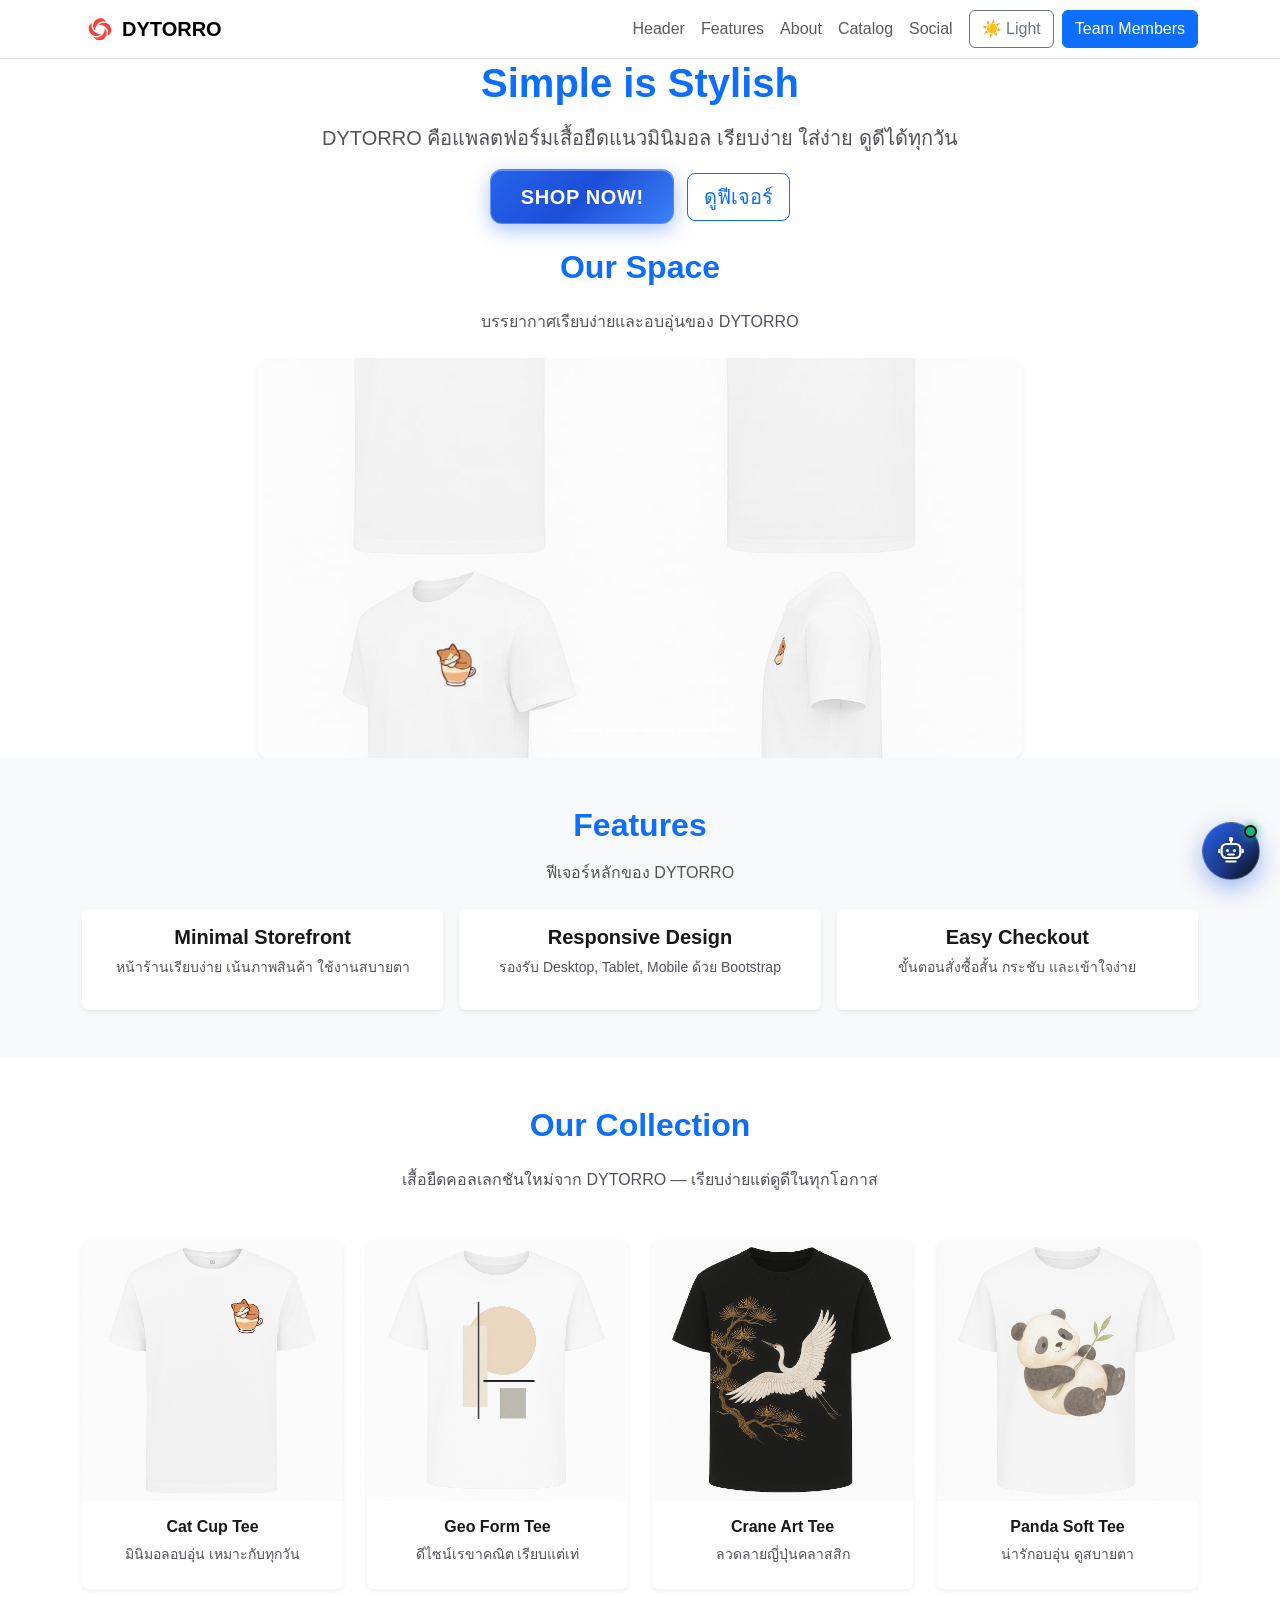
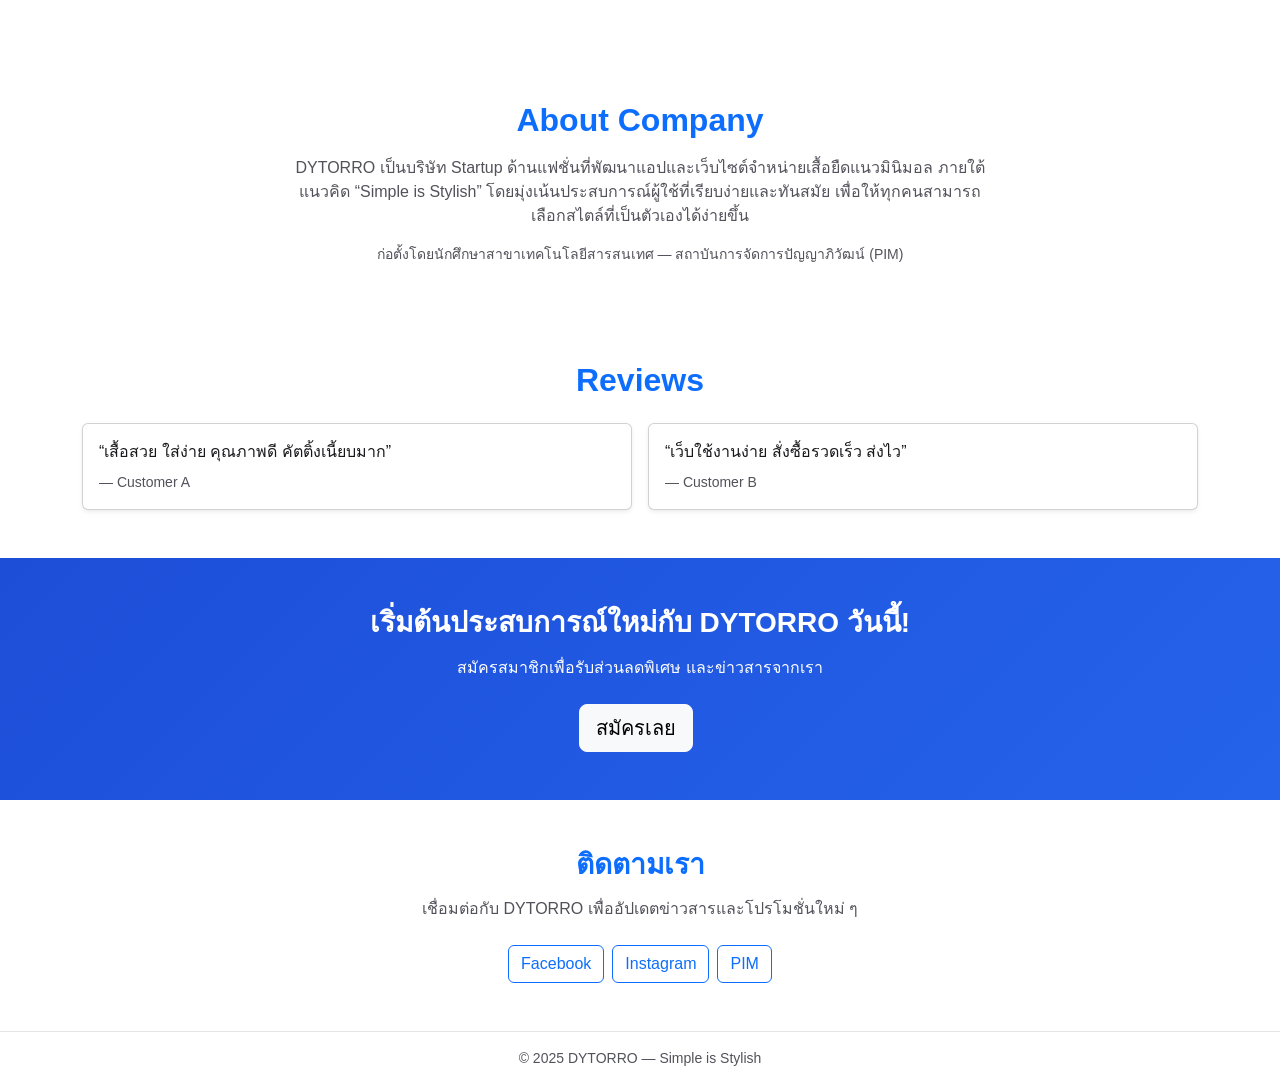
<file: index.html>
<!doctype html>
<html lang="th">
  <head>
    <meta charset="utf-8" />
    <meta name="viewport" content="width=device-width, initial-scale=1" />
    <title>DYTORRO — Minimal Fashion Startup</title>
    <meta name="description" content="DYTORRO แอป/เว็บจำหน่ายเสื้อยืดแนวมินิมอล Simple is Stylish" />
    <link href="https://cdn.jsdelivr.net/npm/bootstrap@5.3.3/dist/css/bootstrap.min.css" rel="stylesheet">
    <link rel="shortcut icon" href="LOGO.png" type="image/x-icon">

    <style>
      :root {
        --color-primary: #0d6efd;
        --color-text-main: #18181b;
        --color-text-muted: #52525b;
        --color-bg-body: #f8f9fa;
        --color-bg-card: #ffffff;
        --color-border: #e4e4e7;
      }

      /* โทน Dark Mode แบบ Minimalist Modern */
      .dark-mode {
        --color-primary: #60a5fa;       /* ฟ้าสว่างอ่านง่าย */
        --color-text-main: #f4f4f5;     /* ขาวนวลสบายตา */
        --color-text-muted: #a1a1aa;    /* เทาสว่างสำหรับคำอธิบาย */
        --color-bg-body: #09090b;       /* ดำสนิท (Deep Obsidian) */
        --color-bg-card: #18181b;       /* เทาชาร์โคลเข้ม แยกเลเยอร์การ์ดชัดเจน */
        --color-border: #27272a;        /* เส้นขอบบางๆ เรียบหรู */
      }

      html { scroll-behavior: smooth; }
      
      body { 
        font-family: "Segoe UI", Arial, sans-serif; 
        background: var(--color-bg-body) !important; 
        color: var(--color-text-main) !important; 
        transition: background-color 0.25s ease, color 0.25s ease;
      }
      
      .navbar-brand img { width:32px; height:32px; margin-right:.5rem; }
      
      /* แก้เมนู Navbar ในโหมด Dark ให้สว่างคมชัดไม่จมพื้นหลัง */
      .dark-mode .navbar {
        background-color: rgba(24, 24, 27, 0.92) !important;
        backdrop-filter: blur(8px);
      }
      .dark-mode .navbar-brand {
        color: #ffffff !important;
      }
      .dark-mode .nav-link {
        color: #d4d4d8 !important;
      }
      .dark-mode .nav-link:hover {
        color: var(--color-primary) !important;
      }
      .dark-mode .navbar-toggler {
        border-color: #3f3f46;
        filter: invert(1);
      }

      h1, h2, h3 { 
        font-weight: 700; 
        color: var(--color-primary) !important; 
      }

      .hero, .bg-white, .bg-light, .card, footer {
        background-color: var(--color-bg-card) !important;
        color: var(--color-text-main) !important;
      }

      /* สลับพื้นหลังแต่ละ Section ในโหมด Dark ให้มีมิติไล่ระดับ */
      .dark-mode .hero,
      .dark-mode #about-company,
      .dark-mode footer {
        background-color: #09090b !important;
      }
      .dark-mode #features,
      .dark-mode #pricing,
      .dark-mode #testimonials,
      .dark-mode #social {
        background-color: #111113 !important;
      }
      .dark-mode .card {
        background-color: #18181b !important;
        border: 1px solid #27272a !important;
      }

      .text-muted {
        color: var(--color-text-muted) !important;
      }
      .border-bottom, .border-top, .border {
        border-color: var(--color-border) !important;
      }
      
      .btn-outline-primary {
        border-color: var(--color-primary);
        color: var(--color-primary);
      }
      .btn-outline-primary:hover {
        background-color: var(--color-primary);
        color: #09090b;
      }
      .dark-mode #themeToggle {
        color: #f4f4f5;
        border-color: #3f3f46;
      }
      .dark-mode #themeToggle:hover {
        background-color: #27272a;
      }

      #cta.bg-primary {
        background: linear-gradient(135deg, #1d4ed8, #2563eb) !important;
      }

      .section-gap { padding:3rem 0; }
      .product-img { width:100%; height:auto; }
      .carousel-item img { width:70%; height:400px; object-fit:cover; border-radius:10px; }
      @media (max-width:768px){
        .carousel-item img{ width:90%; height:240px; }
      }

      /* ================= Premium Shimmer Button (SHOP NOW!) ================= */
      .btn-shop-premium {
        position: relative;
        overflow: hidden;
        background: linear-gradient(135deg, #2563eb 0%, #1d4ed8 50%, #3b82f6 100%);
        border: 1px solid rgba(255, 255, 255, 0.25);
        color: #ffffff !important;
        font-weight: 600;
        letter-spacing: 0.6px;
        border-radius: 12px;
        padding: 0.72rem 1.85rem;
        box-shadow: 0 6px 20px rgba(37, 99, 235, 0.38), inset 0 1px 0 rgba(255, 255, 255, 0.35);
        transition: transform 0.25s cubic-bezier(0.22, 1, 0.36, 1), box-shadow 0.25s ease;
      }

      .btn-shop-premium::before {
        content: "";
        position: absolute;
        top: 0;
        left: -120%;
        width: 75%;
        height: 100%;
        background: linear-gradient(
          120deg,
          transparent 0%,
          rgba(255, 255, 255, 0.15) 35%,
          rgba(255, 255, 255, 0.65) 50%,
          rgba(255, 255, 255, 0.15) 65%,
          transparent 100%
        );
        transform: skewX(-22deg);
        animation: shimmerSweep 3.2s infinite ease-in-out;
      }

      @keyframes shimmerSweep {
        0%   { left: -120%; }
        45%  { left: 140%; }
        100% { left: 140%; }
      }

      .btn-shop-premium:hover {
        transform: translateY(-2px) scale(1.03);
        box-shadow: 0 10px 28px rgba(37, 99, 235, 0.55), inset 0 1px 0 rgba(255, 255, 255, 0.5);
        color: #ffffff !important;
      }

      .btn-shop-premium:active {
        transform: translateY(0) scale(0.98);
      }

      .dark-mode .btn-shop-premium {
        box-shadow: 0 0 22px rgba(96, 165, 250, 0.45), inset 0 1px 0 rgba(255, 255, 255, 0.35);
      }
    </style>
  </head>
  <body>
    
    <nav class="navbar navbar-expand-lg bg-white border-bottom">
      <div class="container">
        <a class="navbar-brand d-flex align-items-center fw-bold" href="#home">
          <img src="phoo.png" alt="Logo"> DYTORRO
        </a>
        <button class="navbar-toggler" type="button" data-bs-toggle="collapse" data-bs-target="#nav">
          <span class="navbar-toggler-icon"></span>
        </button>

        <div id="nav" class="collapse navbar-collapse">
          <ul class="navbar-nav ms-auto">
            <li class="nav-item"><a class="nav-link" href="#home">Header</a></li>
            <li class="nav-item"><a href="features.html" class="nav-link">Features</a></li>
            <li class="nav-item"><a class="nav-link" href="#about-company">About</a></li>
            <li class="nav-item"><a class="nav-link" href="Catalog.html">Catalog</a></li>
            <li class="nav-item"><a class="nav-link" href="#social">Social</a></li>
            
            <li class="nav-item d-flex align-items-center ms-lg-2 mt-2 mt-lg-0">
              <button id="themeToggle" class="btn btn-outline-secondary me-2">
                ☀️ Light
              </button>
              <a class="btn btn-primary" href="Teammember.html">Team Members</a>
            </li>
          </ul>
        </div>
      </div>
    </nav>

    <header id="home" class="hero">
      <div class="container">
        <div class="row mb-4 text-center">
          <div class="col-12">
            <h1 class="mb-3">Simple is Stylish</h1>
            <p class="lead text-muted">
              DYTORRO คือแพลตฟอร์มเสื้อยืดแนวมินิมอล
              เรียบง่าย ใส่ง่าย ดูดีได้ทุกวัน
            </p>
            <a class="btn btn-shop-premium btn-lg me-2" href="https://www.figma.com/proto/QTVuNSAw5RM2hbklFN5XGI/store-Dyshiro?node-id=4035-643" target="_blank">SHOP NOW!</a>
            <a class="btn btn-outline-primary btn-lg" href="#features">ดูฟีเจอร์</a>
          </div>
        </div>

        <section class="text-center bg-white">
          <div class="container">
            <h2 class="fw-bold mb-4">Our Space</h2>
            <p class="text-muted mb-4">บรรยากาศเรียบง่ายและอบอุ่นของ DYTORRO</p>

            <div id="plantCarousel" class="carousel slide" data-bs-ride="carousel" data-bs-interval="2500" data-bs-pause="false">
              <div class="carousel-indicators">
                <button type="button" data-bs-target="#plantCarousel" data-bs-slide-to="0" class="active"></button>
                <button type="button" data-bs-target="#plantCarousel" data-bs-slide-to="1"></button>
                <button type="button" data-bs-target="#plantCarousel" data-bs-slide-to="2"></button>
                <button type="button" data-bs-target="#plantCarousel" data-bs-slide-to="3"></button>
              </div>

              <div class="carousel-inner">
                <div class="carousel-item active">
                  <img src="S-CUPCAT.jpg" class="d-block mx-auto shadow-sm" alt="Space 1">
                </div>
                <div class="carousel-item">
                  <img src="S-GEO.png" class="d-block mx-auto shadow-sm" alt="Space 2">
                </div>
                <div class="carousel-item">
                  <img src="S-JP.png" class="d-block mx-auto shadow-sm" alt="Space 3">
                </div>
                <div class="carousel-item">
                  <img src="S-Panda.png" class="d-block mx-auto shadow-sm" alt="Space 4">
                </div>
              </div>

              <button class="carousel-control-prev" type="button" data-bs-target="#plantCarousel" data-bs-slide="prev">
                <span class="carousel-control-prev-icon"></span>
              </button>
              <button class="carousel-control-next" type="button" data-bs-target="#plantCarousel" data-bs-slide="next">
                <span class="carousel-control-next-icon"></span>
              </button>
            </div>
          </div>
        </section>
      </div>
    </header>

    <section id="features" class="section-gap">
      <div class="container text-center">
        <h2 class="mb-3">Features</h2>
        <p class="text-muted mb-4">ฟีเจอร์หลักของ DYTORRO</p>

        <div class="row g-3">
          <div class="col-lg-4 col-md-12">
            <div class="card h-100 border-0 shadow-sm">
              <div class="card-body">
                <h5 class="card-title fw-bold">Minimal Storefront</h5>
                <p class="text-muted small">หน้าร้านเรียบง่าย เน้นภาพสินค้า ใช้งานสบายตา</p>
              </div>
            </div>
          </div>
          <div class="col-lg-4 col-md-12">
            <div class="card h-100 border-0 shadow-sm">
              <div class="card-body">
                <h5 class="card-title fw-bold">Responsive Design</h5>
                <p class="text-muted small">รองรับ Desktop, Tablet, Mobile ด้วย Bootstrap</p>
              </div>
            </div>
          </div>
          <div class="col-lg-4 col-md-12">
            <div class="card h-100 border-0 shadow-sm">
              <div class="card-body">
                <h5 class="card-title fw-bold">Easy Checkout</h5>
                <p class="text-muted small">ขั้นตอนสั่งซื้อสั้น กระชับ และเข้าใจง่าย</p>
              </div>
            </div>
          </div>
        </div>
      </div>
    </section>

    <section id="pricing" class="py-5 bg-light">
      <div class="container text-center">
        <h2 class="mb-4">Our Collection</h2>
        <p class="text-muted mb-5">เสื้อยืดคอลเลกชันใหม่จาก DYTORRO — เรียบง่ายแต่ดูดีในทุกโอกาส</p>
        <div class="row">
          <div class="col-md-3 col-sm-6 mb-3">
            <div class="card border-0 shadow-sm h-100">
              <img src="CAPCAT.png" class="card-img-top" alt="เสื้อแมวในถ้วย">
              <div class="card-body">
                <h6 class="fw-semibold">Cat Cup Tee</h6>
                <p class="small text-muted mb-2">มินิมอลอบอุ่น เหมาะกับทุกวัน</p>
              </div>
            </div>
          </div>
          <div class="col-md-3 col-sm-6 mb-3">
            <div class="card border-0 shadow-sm h-100">
              <img src="GEO.png" class="card-img-top" alt="เสื้อกราฟิกเรขาคณิต">
              <div class="card-body">
                <h6 class="fw-semibold">Geo Form Tee</h6>
                <p class="small text-muted mb-2">ดีไซน์เรขาคณิต เรียบแต่เท่</p>
              </div>
            </div>
          </div>
          <div class="col-md-3 col-sm-6 mb-3">
            <div class="card border-0 shadow-sm h-100">
              <img src="JP.png" class="card-img-top" alt="เสื้อปักนกกระเรียน">
              <div class="card-body">
                <h6 class="fw-semibold">Crane Art Tee</h6>
                <p class="small text-muted mb-2">ลวดลายญี่ปุ่นคลาสสิก</p>
              </div>
            </div>
          </div>
          <div class="col-md-3 col-sm-6 mb-3">
            <div class="card border-0 shadow-sm h-100">
              <img src="PANDA.png" class="card-img-top" alt="เสื้อแพนด้าน่ารัก">
              <div class="card-body">
                <h6 class="fw-semibold">Panda Soft Tee</h6>
                <p class="small text-muted mb-2">น่ารักอบอุ่น ดูสบายตา</p>
              </div>
            </div>
          </div>
        </div>
      </div>
    </section>

    <section id="about-company" class="py-5 bg-white text-center">
      <div class="container">
        <h2 class="fw-bold mb-3">About Company</h2>
        <p class="text-muted mx-auto" style="max-width:700px;">
          DYTORRO เป็นบริษัท Startup ด้านแฟชั่นที่พัฒนาแอปและเว็บไซต์จำหน่ายเสื้อยืดแนวมินิมอล
          ภายใต้แนวคิด “Simple is Stylish” โดยมุ่งเน้นประสบการณ์ผู้ใช้ที่เรียบง่ายและทันสมัย
          เพื่อให้ทุกคนสามารถเลือกสไตล์ที่เป็นตัวเองได้ง่ายขึ้น
        </p>
        <p class="text-muted small mb-0">ก่อตั้งโดยนักศึกษาสาขาเทคโนโลยีสารสนเทศ — สถาบันการจัดการปัญญาภิวัฒน์ (PIM)</p>
      </div>
    </section>

    <section id="testimonials" class="section-gap bg-light">
      <div class="container">
        <h2 class="text-center mb-4">Reviews</h2>
        <div class="row g-3">
          <div class="col-md-6">
            <div class="card h-100 shadow-sm">
              <div class="card-body">
                <p class="mb-2">“เสื้อสวย ใส่ง่าย คุณภาพดี คัตติ้งเนี้ยบมาก”</p>
                <div class="small text-muted">— Customer A</div>
              </div>
            </div>
          </div>
          <div class="col-md-6">
            <div class="card h-100 shadow-sm">
              <div class="card-body">
                <p class="mb-2">“เว็บใช้งานง่าย สั่งซื้อรวดเร็ว ส่งไว”</p>
                <div class="small text-muted">— Customer B</div>
              </div>
            </div>
          </div>
        </div>
      </div>
    </section>

    <section id="cta" class="py-5 text-center bg-primary text-white">
      <div class="container">
        <h3 class="fw-bold mb-3 text-white">เริ่มต้นประสบการณ์ใหม่กับ DYTORRO วันนี้!</h3>
        <p class="mb-4">สมัครสมาชิกเพื่อรับส่วนลดพิเศษ และข่าวสารจากเรา</p>
        <a href="#" class="btn btn-light btn-lg me-2">สมัครเลย</a>
      </div>
    </section>

    <section id="social" class="section-gap bg-light text-center">
      <div class="container">
        <h3 class="mb-3">ติดตามเรา</h3>
        <p class="text-muted mb-4">เชื่อมต่อกับ DYTORRO เพื่ออัปเดตข่าวสารและโปรโมชั่นใหม่ ๆ</p>
        <div class="d-flex justify-content-center flex-wrap gap-2">
          <a class="btn btn-outline-primary" href="https://www.facebook.com/pimfanpage?locale=th_TH" target="_blank">Facebook</a>
          <a class="btn btn-outline-primary" href="https://www.instagram.com/store_dyshiro?igsh=dTd6amF4bnM5ZnAx&utm_source=qr" target="_blank">Instagram</a>
          <a class="btn btn-outline-primary" href="https://pim.ac.th" target="_blank">PIM</a>
        </div>
      </div>
    </section>

    <footer class="py-3 bg-white border-top">
      <div class="container text-center">
        <p class="small text-muted mb-0">© 2025 DYTORRO — Simple is Stylish</p>
      </div>
    </footer>

    <!-- Scripts -->
    <script src="https://cdn.jsdelivr.net/npm/bootstrap@5.3.3/dist/js/bootstrap.bundle.min.js"></script>

    <script>
      // 1. ระบบ Theme (Light / Dark)
      const toggle = document.getElementById('themeToggle');
      const body = document.body;

      if (localStorage.getItem('theme') === 'dark') {
        body.classList.add('dark-mode');
        toggle.innerHTML = '🌙 Dark';
      }

      toggle.addEventListener('click', () => {
        if (body.classList.contains('dark-mode')) {
          body.classList.remove('dark-mode');
          localStorage.setItem('theme', 'light');
          toggle.innerHTML = '☀️ Light';
        } else {
          body.classList.add('dark-mode');
          localStorage.setItem('theme', 'dark');
          toggle.innerHTML = '🌙 Dark';
        }
      });

      // 2. บังคับให้สไลด์รูปภาพเลื่อนอัตโนมัติทันทีที่เปิดหน้าเว็บ
      const myCarousel = document.querySelector('#plantCarousel');
      if (myCarousel) {
        new bootstrap.Carousel(myCarousel, {
          interval: 2500,
          ride: 'carousel',
          pause: false
        });
      }
    </script>

    <script src="chat-widget.js?v=99"></script>
  </body>
</html>
</file>
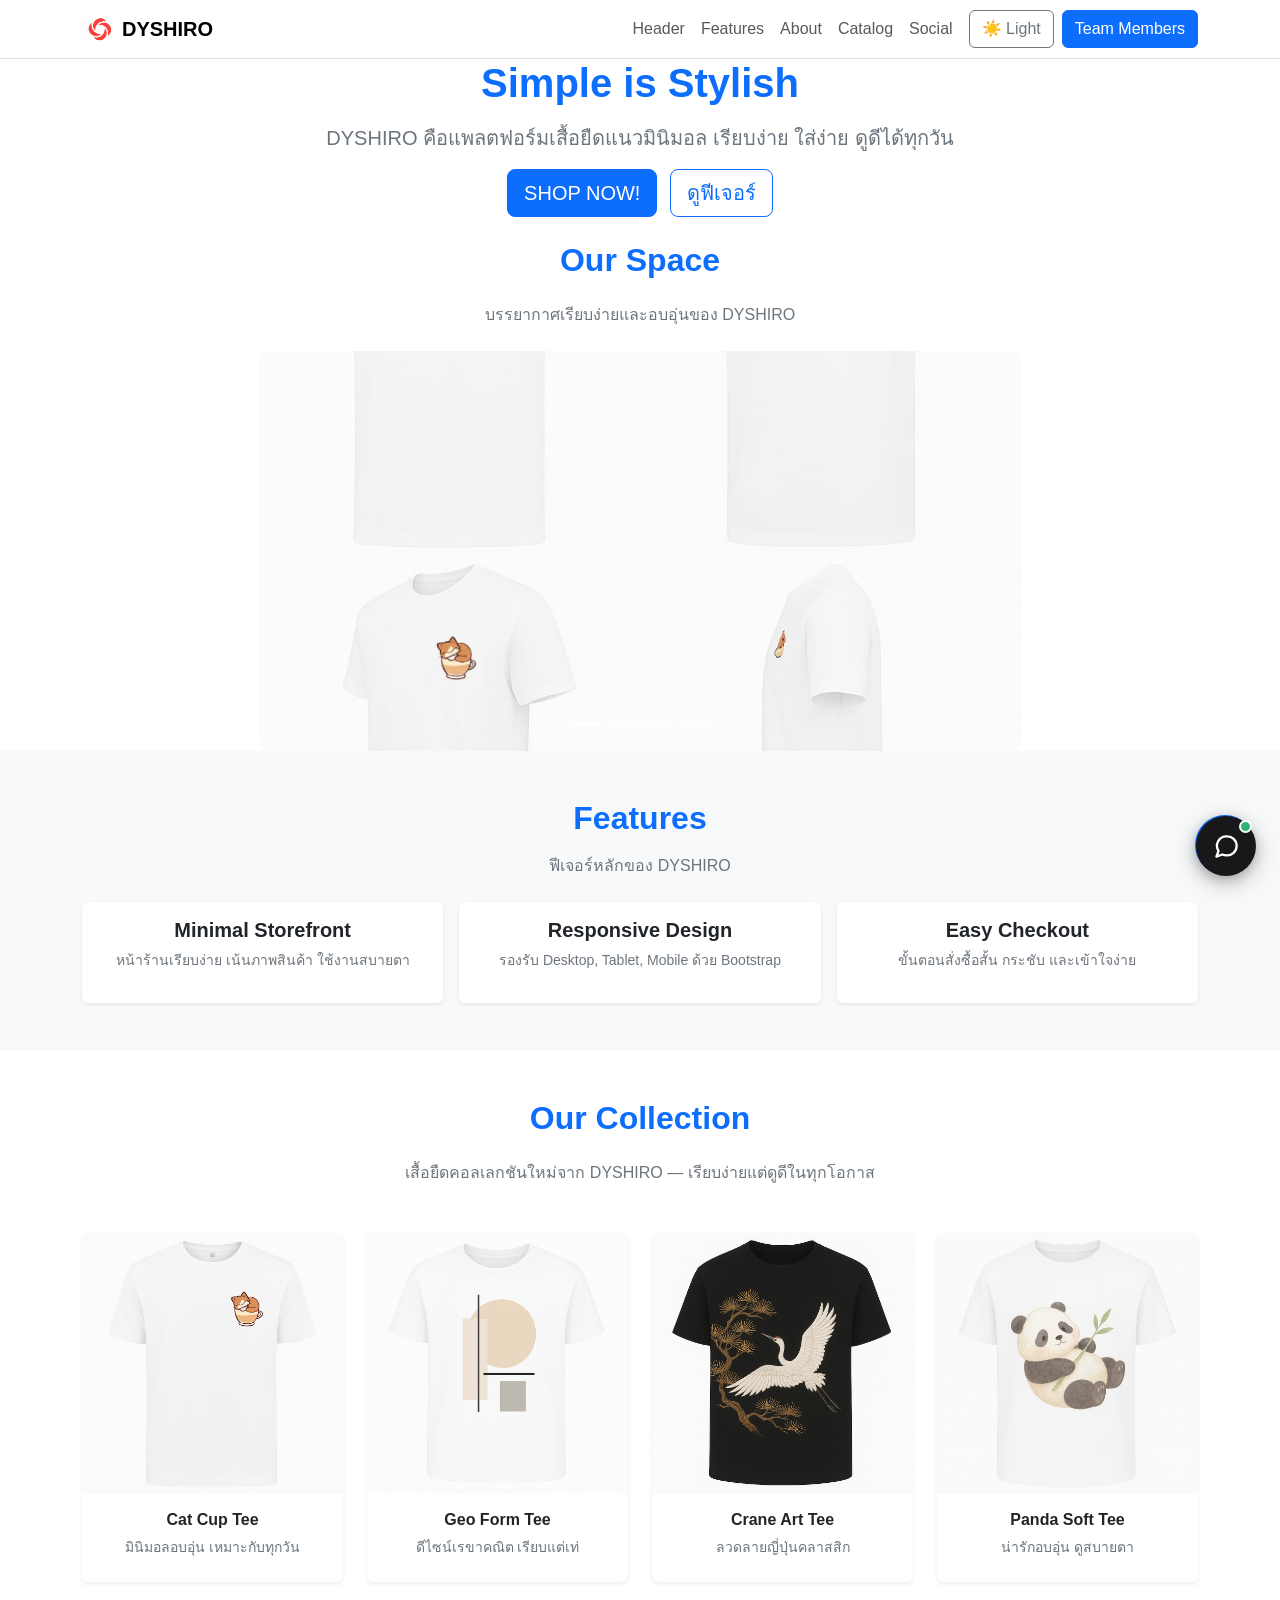
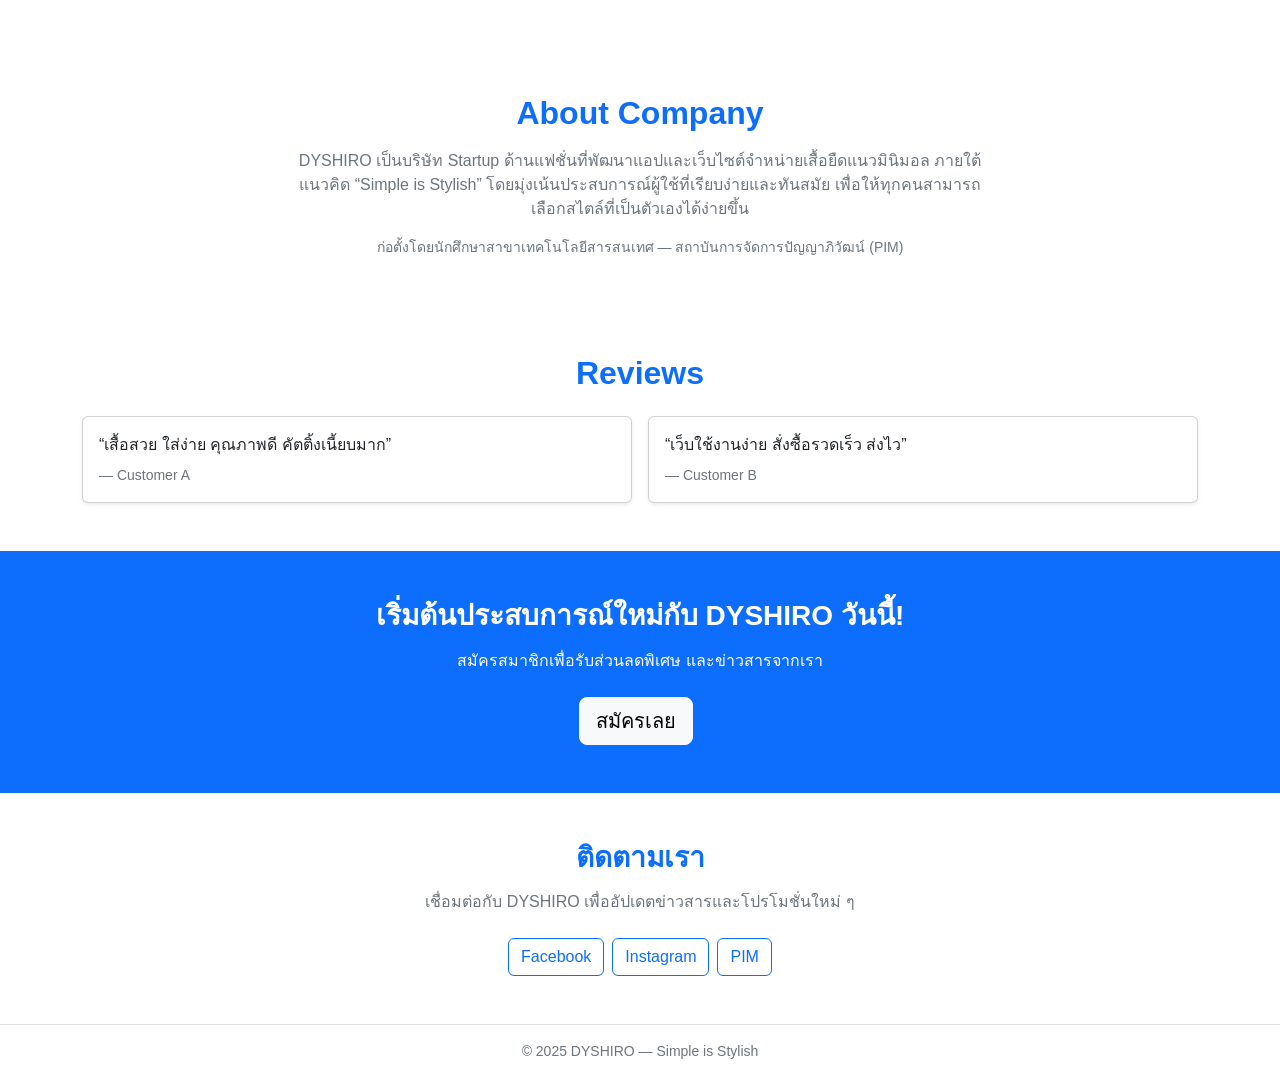
<file: project-group-main/index.html>
<!doctype html>
<html lang="th">
  <head>
    <meta charset="utf-8" />
    <meta name="viewport" content="width=device-width, initial-scale=1" />
    <title>DYSHIRO — Minimal Fashion Startup</title>
    <meta name="description" content="DYSHIRO แอป/เว็บจำหน่ายเสื้อยืดแนวมินิมอล Simple is Stylish" />
    <link href="https://cdn.jsdelivr.net/npm/bootstrap@5.3.3/dist/css/bootstrap.min.css" rel="stylesheet">
    <link rel="shortcut icon" href="LOGO.png" type="image/x-icon">

    <style>
      :root {
        --color-primary: #0d6efd;
        --color-text-main: #212529;
        --color-text-muted: #6c757d;
        --color-bg-body: #f8f9fa;
        --color-bg-card: #ffffff;
        --color-border: #dee2e6;
      }

      .dark-mode {
        --color-primary: #8cb4ff;
        --color-text-main: #f8f9fa;
        --color-text-muted: #adb5bd;
        --color-bg-body: #212529;
        --color-bg-card: #343a40;
        --color-border: #495057;
      }

      html { scroll-behavior: smooth; }
      
      body { 
        font-family: "Segoe UI", Arial, sans-serif; 
        background: var(--color-bg-body) !important; 
        color: var(--color-text-main) !important; 
      }
      
      .navbar-brand img { width:32px; height:32px; margin-right:.5rem; }
      
      h1,h2,h3 { 
        font-weight:700; 
        color: var(--color-primary) !important; 
      }

      .hero, .bg-white, .bg-light, .card, footer {
          background-color: var(--color-bg-card) !important;
          color: var(--color-text-main) !important;
      }
      .text-muted {
          color: var(--color-text-muted) !important;
      }
      .border-bottom, .border-top, .border {
          border-color: var(--color-border) !important;
      }
      
      .btn-outline-primary {
          border-color: var(--color-primary);
          color: var(--color-primary);
      }
      .btn-outline-primary:hover {
          background-color: var(--color-primary);
          color: var(--color-bg-card);
      }

      #cta.bg-primary {
          background-color: var(--color-primary) !important;
      }

      .section-gap { padding:3rem 0; }
      .product-img { width:100%; height:auto; }
      .carousel-item img { width:70%; height:400px; object-fit:cover; border-radius:10px; }
      @media (max-width:768px){
        .carousel-item img{ width:90%; height:240px; }
      }
      
      /* ================= Floating Bot Icon Styles ================= */
      #chatbot-container {
          position: fixed;
          bottom: 25px;
          right: 25px;
          z-index: 9999;
      }

      #chatbot-toggle-btn {
          width: 60px;
          height: 60px;
          background-color: var(--color-primary);
          color: white;
          border: none;
          border-radius: 50%;
          cursor: pointer;
          box-shadow: 0 4px 12px rgba(0, 0, 0, 0.2);
          display: flex;
          align-items: center;
          justify-content: center;
          transition: transform 0.2s ease, background-color 0.2s ease;
      }

      #chatbot-toggle-btn:hover {
          transform: scale(1.08);
      }
    </style>
  </head>
  <body>
    
    <nav class="navbar navbar-expand-lg bg-white border-bottom">
      <div class="container">
        <a class="navbar-brand d-flex align-items-center fw-bold" href="#home">
          <img src="phoo.png" alt="Logo"> DYSHIRO
        </a>
        <button class="navbar-toggler" type="button" data-bs-toggle="collapse" data-bs-target="#nav">
          <span class="navbar-toggler-icon"></span>
        </button>

        <div id="nav" class="collapse navbar-collapse">
          <ul class="navbar-nav ms-auto">
            <li class="nav-item"><a class="nav-link" href="#home">Header</a></li>
            <li class="nav-item"><a href="features.html" class="nav-link">Features</a></li>
            <li class="nav-item"><a class="nav-link" href="#about-company">About</a></li>
            <li class="nav-item"><a class="nav-link" href="Catalog.html">Catalog</a></li>
            <li class="nav-item"><a class="nav-link" href="#social">Social</a></li>
            
            <li class="nav-item d-flex align-items-center ms-lg-2 mt-2 mt-lg-0">
              <button id="themeToggle" class="btn btn-outline-secondary me-2">
                ☀️ Light
              </button>
              <a class="btn btn-primary" href="Teammember.html">Team Members</a>
            </li>
          </ul>
        </div>
      </div>
    </nav>

    <header id="home" class="hero">
      <div class="container">
        <div class="row mb-4 text-center">
          <div class="col-12">
            <h1 class="mb-3">Simple is Stylish</h1>
            <p class="lead text-muted">
              DYSHIRO คือแพลตฟอร์มเสื้อยืดแนวมินิมอล
              เรียบง่าย ใส่ง่าย ดูดีได้ทุกวัน
            </p>
            <a class="btn btn-primary btn-lg me-2" href="https://www.figma.com/proto/QTVuNSAw5RM2hbklFN5XGI/store-Dyshiro?node-id=4035-643" target="_blank">SHOP NOW!</a>
            <a class="btn btn-outline-primary btn-lg" href="#features">ดูฟีเจอร์</a>
          </div>
        </div>

        <section class="text-center bg-white">
          <div class="container">
            <h2 class="fw-bold mb-4">Our Space</h2>
            <p class="text-muted mb-4">บรรยากาศเรียบง่ายและอบอุ่นของ DYSHIRO</p>

            <div id="plantCarousel" class="carousel slide" data-bs-ride="carousel" data-bs-interval="3000">
              <div class="carousel-indicators">
                <button type="button" data-bs-target="#plantCarousel" data-bs-slide-to="0" class="active"></button>
                <button type="button" data-bs-target="#plantCarousel" data-bs-slide-to="1"></button>
                <button type="button" data-bs-target="#plantCarousel" data-bs-slide-to="2"></button>
                <button type="button" data-bs-target="#plantCarousel" data-bs-slide-to="3"></button>
              </div>

              <div class="carousel-inner">
                <div class="carousel-item active">
                  <img src="S-CUPCAT.jpg" alt="Space 1">
                </div>
                <div class="carousel-item">
                  <img src="S-GEO.png" class="d-block mx-auto shadow-sm" alt="Space 2">
                </div>
                <div class="carousel-item">
                  <img src="S-JP.png" class="d-block mx-auto shadow-sm" alt="Space 3">
                </div>
                <div class="carousel-item">
                  <img src="S-Panda.png" class="d-block mx-auto shadow-sm" alt="Space 4">
                </div>
              </div>

              <button class="carousel-control-prev" type="button" data-bs-target="#plantCarousel" data-bs-slide="prev">
                <span class="carousel-control-prev-icon"></span>
              </button>
              <button class="carousel-control-next" type="button" data-bs-target="#plantCarousel" data-bs-slide="next">
                <span class="carousel-control-next-icon"></span>
              </button>
            </div>
          </div>
        </section>
      </div>
    </header>

    <section id="features" class="section-gap">
      <div class="container text-center">
        <h2 class="mb-3">Features</h2>
        <p class="text-muted mb-4">ฟีเจอร์หลักของ DYSHIRO</p>

        <div class="row g-3">
          <div class="col-lg-4 col-md-12">
            <div class="card h-100 border-0 shadow-sm">
              <div class="card-body">
                <h5 class="card-title fw-bold">Minimal Storefront</h5>
                <p class="text-muted small">หน้าร้านเรียบง่าย เน้นภาพสินค้า ใช้งานสบายตา</p>
              </div>
            </div>
          </div>
          <div class="col-lg-4 col-md-12">
            <div class="card h-100 border-0 shadow-sm">
              <div class="card-body">
                <h5 class="card-title fw-bold">Responsive Design</h5>
                <p class="text-muted small">รองรับ Desktop, Tablet, Mobile ด้วย Bootstrap</p>
              </div>
            </div>
          </div>
          <div class="col-lg-4 col-md-12">
            <div class="card h-100 border-0 shadow-sm">
              <div class="card-body">
                <h5 class="card-title fw-bold">Easy Checkout</h5>
                <p class="text-muted small">ขั้นตอนสั่งซื้อสั้น กระชับ และเข้าใจง่าย</p>
              </div>
            </div>
          </div>
        </div>
      </div>
    </section>

    <section id="pricing" class="py-5 bg-light">
      <div class="container text-center">
        <h2 class="mb-4">Our Collection</h2>
        <p class="text-muted mb-5">เสื้อยืดคอลเลกชันใหม่จาก DYSHIRO — เรียบง่ายแต่ดูดีในทุกโอกาส</p>
        <div class="row">
          <div class="col-md-3 col-sm-6 mb-3">
            <div class="card border-0 shadow-sm h-100">
              <img src="CAPCAT.png" class="card-img-top" alt="เสื้อแมวในถ้วย">
              <div class="card-body">
                <h6 class="fw-semibold">Cat Cup Tee</h6>
                <p class="small text-muted mb-2">มินิมอลอบอุ่น เหมาะกับทุกวัน</p>
              </div>
            </div>
          </div>
          <div class="col-md-3 col-sm-6 mb-3">
            <div class="card border-0 shadow-sm h-100">
              <img src="GEO.png" class="card-img-top" alt="เสื้อกราฟิกเรขาคณิต">
              <div class="card-body">
                <h6 class="fw-semibold">Geo Form Tee</h6>
                <p class="small text-muted mb-2">ดีไซน์เรขาคณิต เรียบแต่เท่</p>
              </div>
            </div>
          </div>
          <div class="col-md-3 col-sm-6 mb-3">
            <div class="card border-0 shadow-sm h-100">
              <img src="JP.png" class="card-img-top" alt="เสื้อปักนกกระเรียน">
              <div class="card-body">
                <h6 class="fw-semibold">Crane Art Tee</h6>
                <p class="small text-muted mb-2">ลวดลายญี่ปุ่นคลาสสิก</p>
              </div>
            </div>
          </div>
          <div class="col-md-3 col-sm-6 mb-3">
            <div class="card border-0 shadow-sm h-100">
              <img src="PANDA.png" class="card-img-top" alt="เสื้อแพนด้าน่ารัก">
              <div class="card-body">
                <h6 class="fw-semibold">Panda Soft Tee</h6>
                <p class="small text-muted mb-2">น่ารักอบอุ่น ดูสบายตา</p>
              </div>
            </div>
          </div>
        </div>
      </div>
    </section>

    <section id="about-company" class="py-5 bg-white text-center">
      <div class="container">
        <h2 class="fw-bold mb-3">About Company</h2>
        <p class="text-muted mx-auto" style="max-width:700px;">
          DYSHIRO เป็นบริษัท Startup ด้านแฟชั่นที่พัฒนาแอปและเว็บไซต์จำหน่ายเสื้อยืดแนวมินิมอล
          ภายใต้แนวคิด “Simple is Stylish” โดยมุ่งเน้นประสบการณ์ผู้ใช้ที่เรียบง่ายและทันสมัย
          เพื่อให้ทุกคนสามารถเลือกสไตล์ที่เป็นตัวเองได้ง่ายขึ้น
        </p>
        <p class="text-muted small mb-0">ก่อตั้งโดยนักศึกษาสาขาเทคโนโลยีสารสนเทศ — สถาบันการจัดการปัญญาภิวัฒน์ (PIM)</p>
      </div>
    </section>

    <section id="testimonials" class="section-gap bg-light">
      <div class="container">
        <h2 class="text-center mb-4">Reviews</h2>
        <div class="row g-3">
          <div class="col-md-6">
            <div class="card h-100 shadow-sm">
              <div class="card-body">
                <p class="mb-2">“เสื้อสวย ใส่ง่าย คุณภาพดี คัตติ้งเนี้ยบมาก”</p>
                <div class="small text-muted">— Customer A</div>
              </div>
            </div>
          </div>
          <div class="col-md-6">
            <div class="card h-100 shadow-sm">
              <div class="card-body">
                <p class="mb-2">“เว็บใช้งานง่าย สั่งซื้อรวดเร็ว ส่งไว”</p>
                <div class="small text-muted">— Customer B</div>
              </div>
            </div>
          </div>
        </div>
      </div>
    </section>

    <section id="cta" class="py-5 text-center bg-primary text-white">
      <div class="container">
        <h3 class="fw-bold mb-3 text-white">เริ่มต้นประสบการณ์ใหม่กับ DYSHIRO วันนี้!</h3>
        <p class="mb-4">สมัครสมาชิกเพื่อรับส่วนลดพิเศษ และข่าวสารจากเรา</p>
        <a href="#" class="btn btn-light btn-lg me-2">สมัครเลย</a>
      </div>
    </section>

    <section id="social" class="section-gap bg-light text-center">
      <div class="container">
        <h3 class="mb-3">ติดตามเรา</h3>
        <p class="text-muted mb-4">เชื่อมต่อกับ DYSHIRO เพื่ออัปเดตข่าวสารและโปรโมชั่นใหม่ ๆ</p>
        <div class="d-flex justify-content-center flex-wrap gap-2">
          <a class="btn btn-outline-primary" href="https://www.facebook.com/pimfanpage?locale=th_TH" target="_blank">Facebook</a>
          <a class="btn btn-outline-primary" href="https://www.instagram.com/store_dyshiro?igsh=dTd6amF4bnM5ZnAx&utm_source=qr" target="_blank">Instagram</a>
          <a class="btn btn-outline-primary" href="https://pim.ac.th" target="_blank">PIM</a>
        </div>
      </div>
    </section>

    <footer class="py-3 bg-white border-top">
      <div class="container text-center">
        <p class="small text-muted mb-0">© 2025 DYSHIRO — Simple is Stylish</p>
      </div>
    </footer>

    <!-- ================= Floating Bot Icon & Chatbot Placeholder ================= -->
    <div id="chatbot-container">
        <!-- ปุ่มไอคอนบอทลอยมุมขวาล่าง -->
        <button id="chatbot-toggle-btn" title="แชทกับบอท DYSHIRO">
            <svg xmlns="http://www.w3.org/2000/svg" width="28" height="28" fill="currentColor" class="bi bi-chat-dots-fill" viewBox="0 0 16 16">
                <path d="M16 8c0 3.866-3.582 7-8 7a9.06 9.06 0 0 1-2.343-.306l-4.522 1.158A.5.5 0 0 1 14.61 15.8l1.058-4.234A7.001 7.001 0 0 1 16 8zM5 8a1 1 0 1 0-2 0 1 1 0 0 0 2 0zm4 0a1 1 0 1 0-2 0 1 1 0 0 0 2 0zm3 1a1 1 0 1 0 0-2 1 1 0 0 0 0 2z"/>
            </svg>
        </button>

        <!-- พื้นที่ว่างสำหรับนำโค้ดแชทบอทจริงมาใส่ในอนาคต -->
        <div id="chatbot-window-placeholder">
            <!-- [ ใส่โค้ดแชทบอทจริง / Script จากผู้ให้บริการภายนอก ตรงนี้ในอนาคตได้เลยครับ ] -->
        </div>
    </div>

    <!-- Scripts -->
    <script src="https://cdn.jsdelivr.net/npm/bootstrap@5.3.3/dist/js/bootstrap.bundle.min.js"></script>

    <script>
      // 1. ระบบ Theme (Light / Dark)
      const toggle = document.getElementById('themeToggle');
      const body = document.body;

      if (localStorage.getItem('theme') === 'dark') {
        body.classList.add('dark-mode');
        toggle.innerHTML = '🌙 Dark';
      }

      toggle.addEventListener('click', () => {
        if (body.classList.contains('dark-mode')) {
          body.classList.remove('dark-mode');
          localStorage.setItem('theme', 'light');
          toggle.innerHTML = '☀️ Light';
        } else {
          body.classList.add('dark-mode');
          localStorage.setItem('theme', 'dark');
          toggle.innerHTML = '🌙 Dark';
        }
      });
    </script>
  </body>
</html>
<script src="chat-widget.js"></script>
</body>
</file>
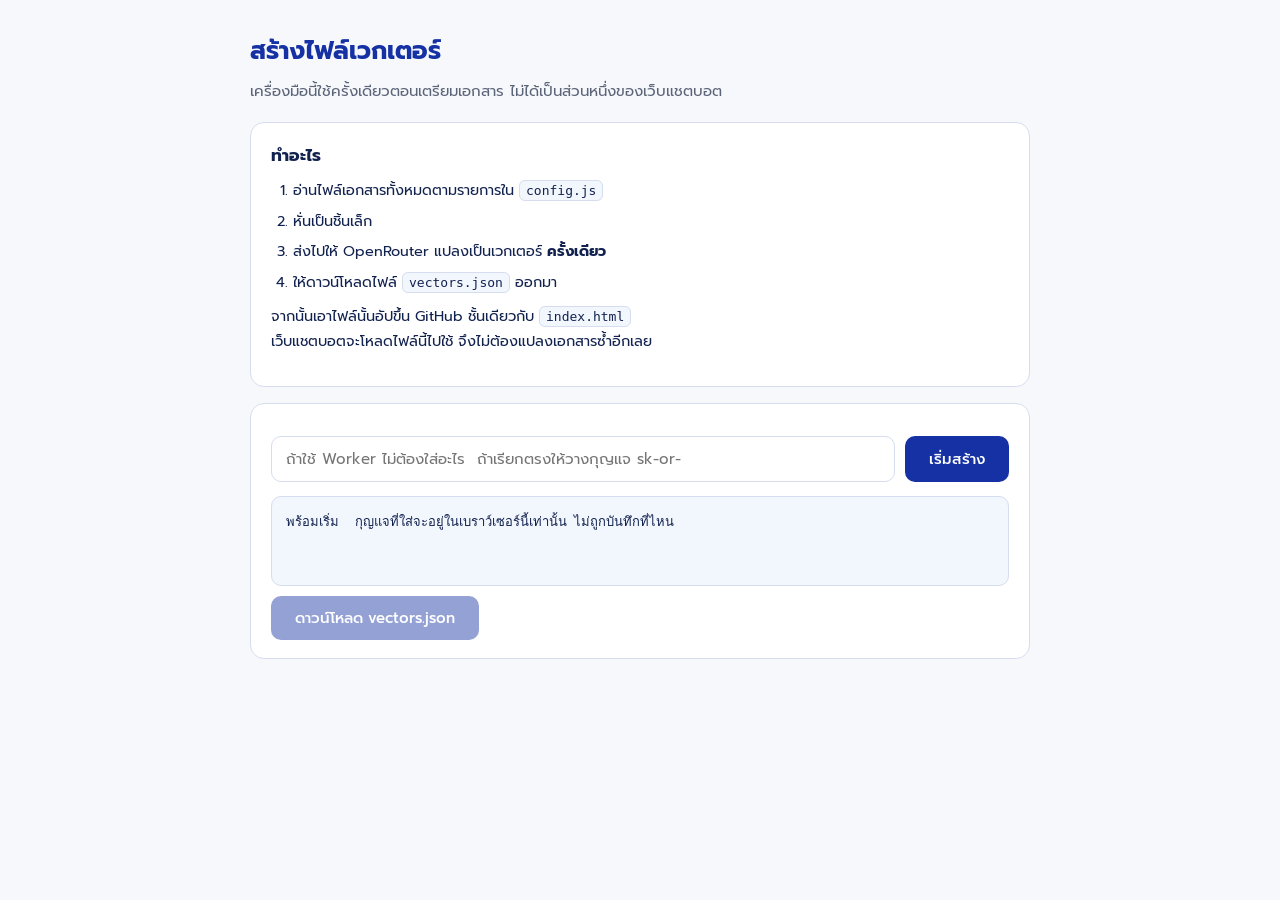
<file: build-vectors.html>
<!DOCTYPE html>
<html lang="th">
<head>
<meta charset="utf-8">
<meta name="viewport" content="width=device-width, initial-scale=1, viewport-fit=cover">
<title>สร้างไฟล์เวกเตอร์ · AjGolf AI</title>
<link href="https://fonts.googleapis.com/css2?family=Prompt:wght@400;500;600&display=swap" rel="stylesheet">
<style>
  :root{
    --blue:#1531a4; --blue2:#2867cc; --navy:#12224f; --teal:#0e8c8c; --pink:#cd0e5d;
    --line:#d6ddee; --tint:#f2f6fd; --muted:#5c6478; --bg:#f6f8fc; --card:#fff;
    color-scheme: light;
    padding-top: env(safe-area-inset-top, 0px);
    padding-bottom: env(safe-area-inset-bottom, 0px);
    box-sizing: border-box;
  }
  @media (prefers-color-scheme: dark){
    :root:not([data-theme="light"]){
      --blue:#89a7f2; --blue2:#6f98e8; --navy:#e8edf8; --teal:#4fc4bd; --pink:#f0749f;
      --line:#2c3652; --tint:#1a2238; --muted:#9aa6c0; --bg:#0f1525; --card:#171f33;
      color-scheme: dark;
    }
  }
  *{box-sizing:border-box}
  body{margin:0; padding:30px 16px 60px; background:var(--bg); color:var(--navy);
       font-family:'Prompt',system-ui,sans-serif; line-height:1.7}
  .wrap{max-width:780px; margin:0 auto}
  h1{font-size:25px; color:var(--blue); margin:0 0 6px}
  .sub{margin:0 0 18px; color:var(--muted); font-size:15px}
  .card{background:var(--card); border:1px solid var(--line); border-radius:14px; padding:18px 20px; margin-top:16px}
  ol{margin:6px 0 0; padding-left:22px}
  li{margin:6px 0; font-size:14.5px}
  .row{display:flex; gap:10px; margin-top:14px; flex-wrap:wrap}
  input{flex:1; min-width:240px; padding:11px 14px; font-family:inherit; font-size:15px;
    border:1px solid var(--line); border-radius:10px; background:var(--card); color:var(--navy)}
  button{padding:11px 24px; font-family:inherit; font-size:15px; font-weight:500;
    border:0; border-radius:10px; background:var(--blue); color:#fff; cursor:pointer}
  button:disabled{opacity:.45; cursor:default}
  #log{margin-top:14px; font-family:ui-monospace,Consolas,monospace; font-size:13px;
    white-space:pre-wrap; background:var(--tint); border:1px solid var(--line);
    border-radius:10px; padding:14px; min-height:90px}
  code{font-family:ui-monospace,Consolas,monospace; background:var(--tint);
    border:1px solid var(--line); padding:2px 6px; border-radius:6px; font-size:13px}
  a{color:var(--blue2)}
</style>
</head>
<body>
<div class="wrap">
  <h1>สร้างไฟล์เวกเตอร์</h1>
  <p class="sub">เครื่องมือนี้ใช้ครั้งเดียวตอนเตรียมเอกสาร  ไม่ได้เป็นส่วนหนึ่งของเว็บแชตบอต</p>

  <div class="card">
    <h2 style="margin:0 0 8px; font-size:17px">ทำอะไร</h2>
    <ol>
      <li>อ่านไฟล์เอกสารทั้งหมดตามรายการใน <code>config.js</code></li>
      <li>หั่นเป็นชิ้นเล็ก</li>
      <li>ส่งไปให้ OpenRouter แปลงเป็นเวกเตอร์ <b>ครั้งเดียว</b></li>
      <li>ให้ดาวน์โหลดไฟล์ <code>vectors.json</code> ออกมา</li>
    </ol>
    <p style="font-size:14.5px; margin-top:10px">
      จากนั้นเอาไฟล์นั้นอัปขึ้น GitHub ชั้นเดียวกับ <code>index.html</code>
      <br>เว็บแชตบอตจะโหลดไฟล์นี้ไปใช้ จึงไม่ต้องแปลงเอกสารซ้ำอีกเลย
    </p>
  </div>

  <div class="card">
    <div class="row">
      <input id="key" type="password" placeholder="ถ้าใช้ Worker ไม่ต้องใส่อะไร  ถ้าเรียกตรงให้วางกุญแจ sk-or-">
      <button id="go">เริ่มสร้าง</button>
    </div>
    <div id="log">พร้อมเริ่ม  กุญแจที่ใส่จะอยู่ในเบราว์เซอร์นี้เท่านั้น ไม่ถูกบันทึกที่ไหน</div>
    <div class="row" style="margin-top:10px">
      <button id="dl" disabled>ดาวน์โหลด vectors.json</button>
    </div>
  </div>
</div>

<script src="config.js"></script>
<script>
const $ = (id) => document.getElementById(id);
let OUT = null;

function log(t){ $("log").textContent += "\n" + t; $("log").scrollTop = 1e9; }

function chunkAll(texts, size, over){
  const out = [];
  for (const { name, text } of texts) {
    let s = 0, p = 1;
    while (s < text.length) {
      out.push({ source: name, part: p, text: text.slice(s, s + size) });
      s += size - over; p++;
    }
  }
  return out;
}

$("go").addEventListener("click", async () => {
  const C = window.CONFIG;
  if (!C) { log("ไม่พบ config.js  วางไฟล์นี้ไว้โฟลเดอร์เดียวกัน"); return; }

  const key = $("key").value.trim();
  const viaWorker = C.PROVIDER === "worker";
  if (!viaWorker && !key) { log("ยังไม่ได้ใส่กุญแจ OpenRouter"); return; }
  if (viaWorker && !C.WORKER_URL) { log("ตั้ง PROVIDER เป็น worker แต่ยังไม่ได้ใส่ WORKER_URL ใน config.js"); return; }

  $("go").disabled = true;
  $("log").textContent = "เริ่มทำงาน";

  try {
    // 1 อ่านเอกสาร
    const base = (C.DOCS_BASE || "").replace(/\/+$/, "");
    const texts = [];
    for (const f of C.FILES) {
      const url = base ? `${base}/${f}` : f;
      const r = await fetch(url + "?t=" + Date.now());
      if (!r.ok) throw new Error(`อ่าน ${url} ไม่ได้  รหัส ${r.status}`);
      texts.push({ name: f, text: (await r.text()).trim() });
      log(`อ่าน ${f}  ${texts[texts.length-1].text.length} ตัวอักษร`);
    }

    // 2 หั่น
    const chunks = chunkAll(texts, C.CHUNK_SIZE || 500, C.OVERLAP || 100);
    log(`\nหั่นได้ ${chunks.length} ชิ้น จาก ${texts.length} ไฟล์`);

    // 3 แปลงเป็นเวกเตอร์  ส่งทีเดียวทั้งก้อน
    log(`\nกำลังส่งให้ OpenRouter แปลงเป็นเวกเตอร์...`);
    const url = viaWorker
      ? (C.WORKER_URL || "").replace(/\/+$/, "") + "/api/v1/embeddings"
      : "https://openrouter.ai/api/v1/embeddings";
    const auth = viaWorker ? {} : { "Authorization": "Bearer " + key };
    log(viaWorker ? "ส่งผ่าน Worker" : "เรียก OpenRouter ตรง");

    const res = await fetch(url, {
      method: "POST",
      headers: { "Content-Type": "application/json", ...auth },
      body: JSON.stringify({
        model: C.EMBED_MODEL || "nvidia/nemotron-3.5-embed-1b:free",
        input: chunks.map(c => c.text),
      }),
    });
    if (!res.ok) throw new Error(`OpenRouter ตอบกลับ ${res.status}\n${(await res.text()).slice(0, 300)}`);
    const data = await res.json();
    const vecs = (data.data || []).map(d => d.embedding);
    if (vecs.length !== chunks.length)
      throw new Error(`ได้เวกเตอร์ ${vecs.length} ชิ้น แต่เอกสารมี ${chunks.length} ชิ้น`);

    // ทำความยาวเป็นหนึ่ง  จะได้เทียบความใกล้ด้วยการคูณตรง ๆ
    const unit = (v) => { const n = Math.hypot(...v); return v.map(x => +(x / n).toFixed(6)); };

    OUT = {
      model: C.EMBED_MODEL || "nvidia/nemotron-3.5-embed-1b:free",
      dim: vecs[0].length,
      created: new Date().toISOString().slice(0, 16).replace("T", " "),
      chunks: chunks.map((c, i) => ({
        source: c.source, part: c.part, text: c.text, v: unit(vecs[i]),
      })),
    };

    log(`\nสำเร็จ`);
    log(`เวกเตอร์ ${vecs.length} ชิ้น  ขนาดมิติละ ${OUT.dim}`);
    log(`ขนาดไฟล์โดยประมาณ ${(JSON.stringify(OUT).length / 1024).toFixed(0)} KB`);
    log(`\nกดปุ่มดาวน์โหลดด้านล่าง แล้วอัปไฟล์ขึ้น GitHub`);
    $("dl").disabled = false;
  } catch (e) {
    log(`\nไม่สำเร็จ\n${e.message}`);
    $("go").disabled = false;
  }
});

$("dl").addEventListener("click", () => {
  const blob = new Blob([JSON.stringify(OUT)], { type: "application/json" });
  const a = document.createElement("a");
  a.href = URL.createObjectURL(blob);
  a.download = "vectors.json";
  a.click();
  URL.revokeObjectURL(a.href);
});
</script>
</body>
</html>
</file>
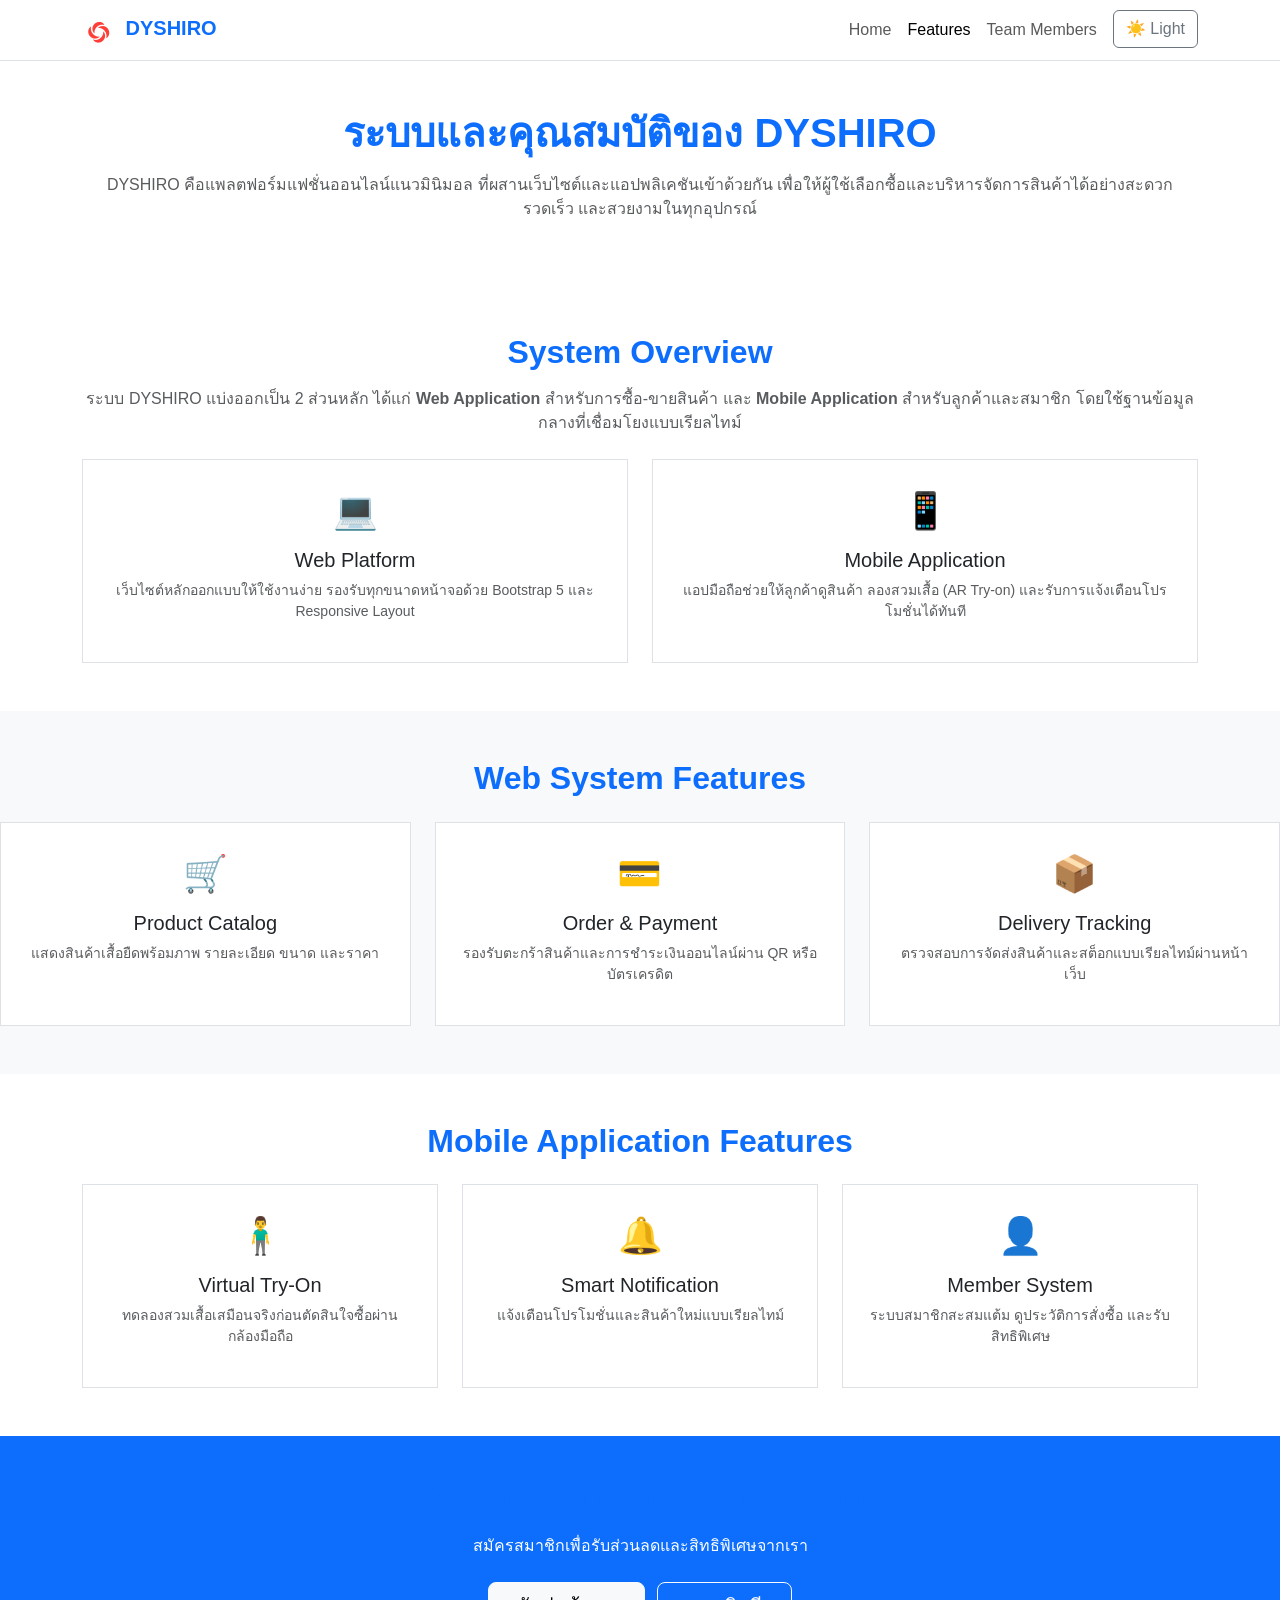
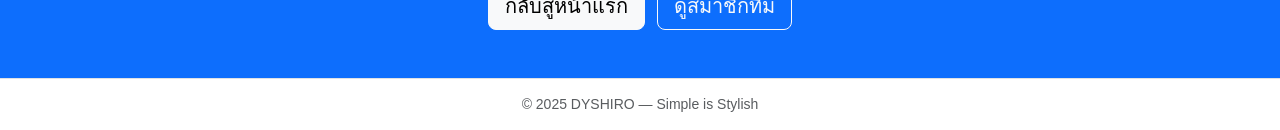
<file: features.html>
<!doctype html>
<html lang="th">
  <head>
    <meta charset="utf-8">
    <meta name="viewport" content="width=device-width, initial-scale=1">
    <title>Features — DYSHIRO</title>
    <link href="https://cdn.jsdelivr.net/npm/bootstrap@5.3.3/dist/css/bootstrap.min.css" rel="stylesheet">
    <link rel="shortcut icon" href="LOGO.png" type="image/x-icon">
    <link rel="stylesheet" href="styles.css">

    <style>

      :root {
        --color-primary: #5f97ec;
        --color-text-main: #212529;
        --color-text-muted: #ffffff;
        --color-bg-body: #ffffff;
        --color-bg-card: #ffffff;
        --color-border: #ffffff;
      }

      .dark-mode {
        --color-primary: #8cb4ff;
        --color-text-main: #f8f9fa;
        --color-text-muted: #adb5bd;
        --color-bg-body: #212529;
        --color-bg-card: #343a40;
        --color-border: #495057;
      }

      html { scroll-behavior: smooth; }

      body {
        font-family: "Segoe UI", sans-serif;
        background-color: #f8f9fa;
      }

      h1, h2, h3, h4 {
        color: #0d6efd;
        font-weight: 700;
      }

      .bg-white, .bg-light, .card, footer {
      background-color: var(--color-bg-card) !important;
      color: var(--color-text-main) !important;
      }

      .feature-icon {
        font-size: 36px;
        color: #0d6efd;
        margin-bottom: 10px;
      }
      footer {
        background-color: #fff;
        border-top: 1px solid #dee2e6;
        padding: 15px 0;
      }
    </style>
  </head>

  <body>

    <nav class="navbar navbar-expand-lg navbar-light bg-white border-bottom">
      <div class="container">
        <a class="navbar-brand fw-bold" href="index.html">
          <img src="phoo.png" width="30" height="30" class="d-inline-block align-text-top me-2" alt="Logo">
          DYSHIRO
        </a>
        <button class="navbar-toggler" type="button" data-bs-toggle="collapse" data-bs-target="#menu">
          <span class="navbar-toggler-icon"></span>
        </button>
        <div class="collapse navbar-collapse" id="menu">
          <ul class="navbar-nav ms-auto">
            <li class="nav-item"><a class="nav-link" href="index.html">Home</a></li>
            <li class="nav-item"><a class="nav-link active" href="features.html">Features</a></li>
            <li class="nav-item"><a class="nav-link" href="Teammember.html">Team Members</a></li>

 <li class="nav-item ms-lg-2">
              <button id="themeToggle" class="btn btn-outline-secondary mt-2 mt-lg-0">
                ☀️ Light
              </button>
            </li>

          </ul>
        </div>
      </div>
    </nav>

    <header class="py-5 bg-white text-center">
      <div class="container">
        <h1 class="mb-3">ระบบและคุณสมบัติของ DYSHIRO</h1>
        <p class="text-muted">
          DYSHIRO คือแพลตฟอร์มแฟชั่นออนไลน์แนวมินิมอล ที่ผสานเว็บไซต์และแอปพลิเคชันเข้าด้วยกัน 
          เพื่อให้ผู้ใช้เลือกซื้อและบริหารจัดการสินค้าได้อย่างสะดวก รวดเร็ว และสวยงามในทุกอุปกรณ์
        </p>
      </div>
    </header>

    <section class="py-5 bg-light text-center">
      <div class="container">
        <h2 class="mb-3">System Overview</h2>
        <p class="text-muted">
          ระบบ DYSHIRO แบ่งออกเป็น 2 ส่วนหลัก ได้แก่ <b>Web Application</b> สำหรับการซื้อ-ขายสินค้า  
          และ <b>Mobile Application</b> สำหรับลูกค้าและสมาชิก โดยใช้ฐานข้อมูลกลางที่เชื่อมโยงแบบเรียลไทม์
        </p>

        <div class="row mt-4">
          <div class="col-md-6">
            <div class="p-4 bg-white border h-100">
              <div class="feature-icon">💻</div>
              <h5>Web Platform</h5>
              <p class="text-muted small">
                เว็บไซต์หลักออกแบบให้ใช้งานง่าย รองรับทุกขนาดหน้าจอด้วย Bootstrap 5 และ Responsive Layout
              </p>
            </div>
          </div>
          <div class="col-md-6">
            <div class="p-4 bg-white border h-100">
              <div class="feature-icon">📱</div>
              <h5>Mobile Application</h5>
              <p class="text-muted small">
                แอปมือถือช่วยให้ลูกค้าดูสินค้า ลองสวมเสื้อ (AR Try-on) และรับการแจ้งเตือนโปรโมชั่นได้ทันที
              </p>
            </div>
          </div>
        </div>
      </div>
    </section>

    <section class="py-5 text-center">
        <h2 class="mb-4">Web System Features</h2>
        <div class="row g-4">
          <div class="col-12 col-md-4">
            <div class="p-4 bg-white border h-100">
              <div class="feature-icon">🛒</div>
              <h5>Product Catalog</h5>
              <p class="text-muted small">แสดงสินค้าเสื้อยืดพร้อมภาพ รายละเอียด ขนาด และราคา</p>
            </div>
          </div>
          <div class="col-12 col-md-4">
            <div class="p-4 bg-white border h-100">
              <div class="feature-icon">💳</div>
              <h5>Order & Payment</h5>
              <p class="text-muted small">รองรับตะกร้าสินค้าและการชำระเงินออนไลน์ผ่าน QR หรือบัตรเครดิต</p>
            </div>
          </div>
          <div class="col-12 col-md-4">
            <div class="p-4 bg-white border h-100">
              <div class="feature-icon">📦</div>
              <h5>Delivery Tracking</h5>
              <p class="text-muted small">ตรวจสอบการจัดส่งสินค้าและสต็อกแบบเรียลไทม์ผ่านหน้าเว็บ</p>
          </div>
        </div>
      </div>
    </section>

    <section class="py-5 bg-light text-center">
      <div class="container">
        <h2 class="mb-4">Mobile Application Features</h2>
        <div class="row g-4">
          <div class="col-12 col-md-4">
            <div class="p-4 bg-white border h-100">
              <div class="feature-icon">🧍‍♂️</div>
              <h5>Virtual Try-On</h5>
              <p class="text-muted small">ทดลองสวมเสื้อเสมือนจริงก่อนตัดสินใจซื้อผ่านกล้องมือถือ</p>
            </div>
          </div>
          <div class="col-12 col-md-4">
            <div class="p-4 bg-white border h-100">
              <div class="feature-icon">🔔</div>
              <h5>Smart Notification</h5>
              <p class="text-muted small">แจ้งเตือนโปรโมชั่นและสินค้าใหม่แบบเรียลไทม์</p>
            </div>
          </div>
          <div class="col-12 col-md-4">
            <div class="p-4 bg-white border h-100">
              <div class="feature-icon">👤</div>
              <h5>Member System</h5>
              <p class="text-muted small">ระบบสมาชิกสะสมแต้ม ดูประวัติการสั่งซื้อ และรับสิทธิพิเศษ</p>
            </div>
          </div>
        </div>
      </div>
    </section>

    <section class="py-5 bg-primary text-white text-center">
      <div class="container">
        <h3 class="fw-bold mb-3">พร้อมเริ่มต้นกับ DYSHIRO แล้วหรือยัง?</h3>
        <p class="mb-4">สมัครสมาชิกเพื่อรับส่วนลดและสิทธิพิเศษจากเรา</p>
        <a href="index.html" class="btn btn-light btn-lg me-2">กลับสู่หน้าแรก</a>
        <a href="about.html" class="btn btn-outline-light btn-lg">ดูสมาชิกทีม</a>
      </div>
    </section>

    <footer class="text-center">
      <div class="container">
        <p class="small text-muted mb-0">© 2025 DYSHIRO — Simple is Stylish</p>
      </div>
    </footer>

    <script src="https://cdn.jsdelivr.net/npm/bootstrap@5.3.3/dist/js/bootstrap.bundle.min.js"></script>

<script>    
const toggle = document.getElementById('themeToggle');
const body = document.body;

if (localStorage.getItem('theme') === 'dark') {
        body.classList.add('dark-mode');
        toggle.innerHTML = '🌙 Dark';
      }

toggle.addEventListener('click', () => {
if (body.classList.contains('dark-mode')) {
body.classList.remove('dark-mode');
localStorage.setItem('theme', 'light');
toggle.innerHTML = '☀️ Light';
} 
else {
body.classList.add('dark-mode');
localStorage.setItem('theme', 'dark');
toggle.innerHTML = '🌙 Dark';
}
});

</script>
  </body>
</html>
</file>
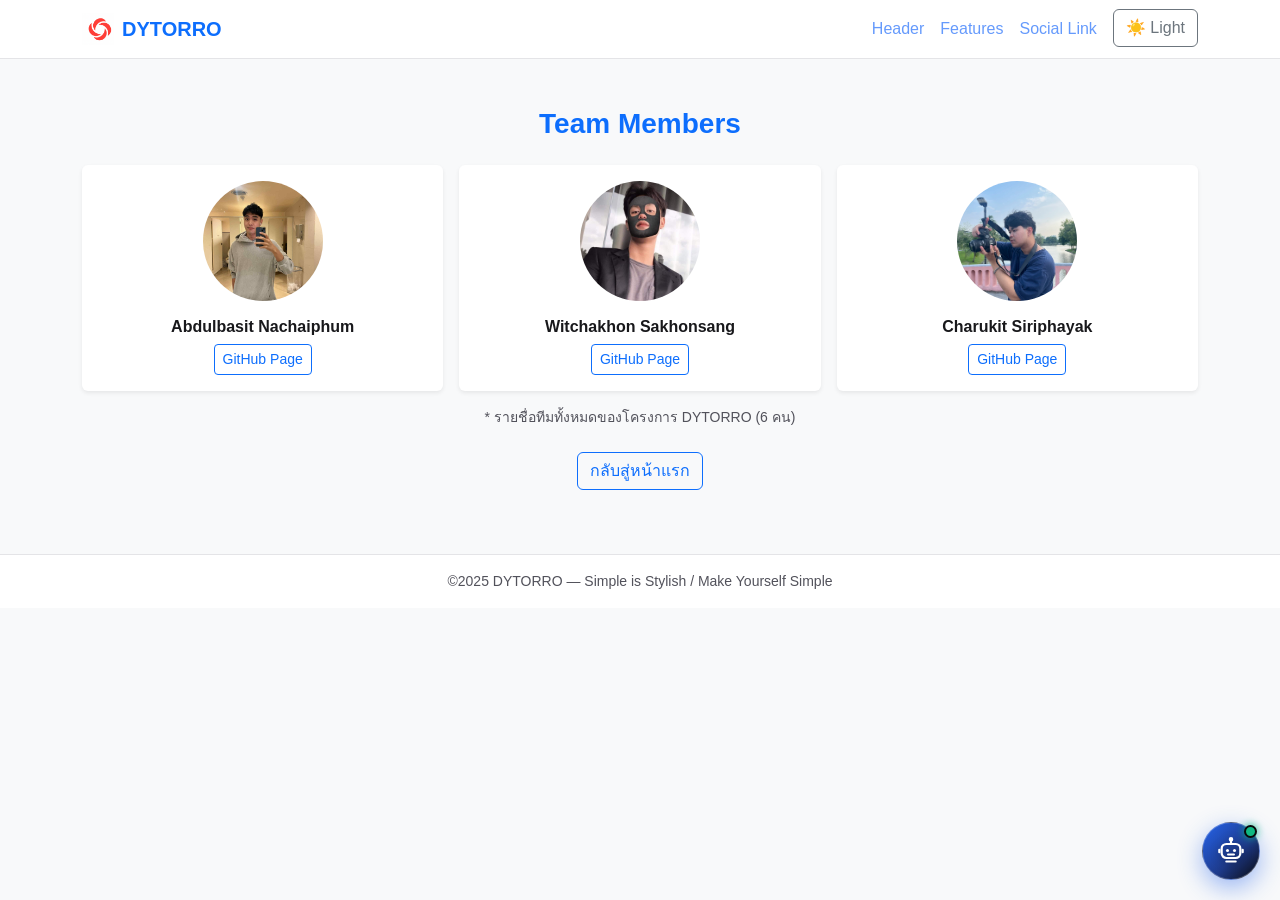
<file: Teammember.html>
<!doctype html>
<html lang="th">
  <head>
    <meta charset="utf-8" />
    <meta name="viewport" content="width=device-width, initial-scale=1" />
    <title>Team Member — DYTORRO</title>
    <link href="https://cdn.jsdelivr.net/npm/bootstrap@5.3.3/dist/css/bootstrap.min.css" rel="stylesheet">
    <link rel="shortcut icon" href="LOGO.png" type="image/x-icon">
    <link rel="stylesheet" href="styles.css">

    <style>
      :root {
        --color-primary: #0d6efd;
        --color-text-main: #18181b;
        --color-text-muted: #52525b;
        --color-bg-body: #f8f9fa;
        --color-bg-card: #ffffff;
        --color-border: #e4e4e7;
      }

      /* โทน Dark Mode แบบ Minimalist Modern เข้าชุดกับหน้าหลัก */
      .dark-mode {
        --color-primary: #60a5fa;
        --color-text-main: #f4f4f5;
        --color-text-muted: #a1a1aa;
        --color-bg-body: #09090b;
        --color-bg-card: #18181b;
        --color-border: #27272a;
      }
      
      html { scroll-behavior: smooth; }
      
      body { 
        font-family: "Segoe UI", Arial, sans-serif; 
        background: var(--color-bg-body) !important; 
        color: var(--color-text-main) !important; 
        transition: background-color 0.25s ease, color 0.25s ease;
      }
      .navbar-brand img { width:32px; height:32px; margin-right:.5rem; }

      /* ปรับเมนู Navbar ในโหมด Dark ให้สว่างคมชัด */
      .dark-mode .navbar {
        background-color: rgba(24, 24, 27, 0.92) !important;
        backdrop-filter: blur(8px);
      }
      .dark-mode .navbar-brand {
        color: #ffffff !important;
      }
      .dark-mode .nav-link {
        color: #d4d4d8 !important;
      }
      .dark-mode .nav-link:hover {
        color: var(--color-primary) !important;
      }
      .dark-mode .navbar-toggler {
        border-color: #3f3f46;
        filter: invert(1);
      }
      
      h1, h3 { 
        font-weight: 700; 
        color: var(--color-primary) !important; 
      }

      .bg-white, .bg-light, .card, footer {
        background-color: var(--color-bg-card) !important;
        color: var(--color-text-main) !important;
      }
      .dark-mode footer {
        background-color: #09090b !important;
      }
      .dark-mode .card {
        background-color: #18181b !important;
        border: 1px solid #27272a !important;
      }

      .text-muted {
        color: var(--color-text-muted) !important;
      }
      .border-bottom, .border-top, .border {
        border-color: var(--color-border) !important;
      }

      .btn-outline-primary {
        border-color: var(--color-primary);
        color: var(--color-primary);
      }
      .btn-outline-primary:hover {
        background-color: var(--color-primary);
        color: #09090b;
      }
      .dark-mode #themeToggle {
        color: #f4f4f5;
        border-color: #3f3f46;
      }
      .dark-mode #themeToggle:hover {
        background-color: #27272a;
      }

      .member-pic { width:120px; height:120px; border-radius:50%; object-fit:cover; }
      .section-gap { padding:3rem 0; }
    </style>
  </head>
  <body>

    <nav class="navbar navbar-expand-lg bg-white border-bottom">
      <div class="container">
        <a class="navbar-brand d-flex align-items-center fw-bold" href="index.html">
          <img src="phoo.png" alt="Logo"> DYTORRO
        </a>
        <button class="navbar-toggler" type="button" data-bs-toggle="collapse" data-bs-target="#menu">
          <span class="navbar-toggler-icon"></span>
        </button>
        <div id="menu" class="collapse navbar-collapse">
          <ul class="navbar-nav ms-auto">
            <li class="nav-item"><a class="nav-link" href="index.html#home"><HS class="Top">Header</HS></a></li>
            <li class="nav-item"><a class="nav-link" href="index.html#features"><HS class="Top">Features</HS></a></li>
            <li class="nav-item"><a class="nav-link" href="index.html#social"><HS class="Top">Social Link</HS></a></li>
            
            <li class="nav-item ms-lg-2">
              <button id="themeToggle" class="btn btn-outline-secondary mt-2 mt-lg-0">
                ☀️ Light
              </button>
            </li>
          </ul>
        </div>
      </div>
    </nav>

    <section class="section-gap">
      <div class="container">
        <h3 class="mb-4 text-center">Team Members</h3>

        <div class="row g-3 justify-content-center">
          <div class="col-12 col-md-6 col-lg-4">
            <div class="card h-100 text-center border-0 shadow-sm">
              <div class="card-body">
                <img src="AUDY.jpg" alt="Abdulbasit" class="member-pic mb-3">
                <h6 class="fw-bold mb-1">Abdulbasit Nachaiphum</h6>
                <div class="text-muted small mb-2"></div>
                <a class="btn btn-outline-primary btn-sm" href="" target="_blank">GitHub Page</a>
              </div>
            </div>
          </div>

          <div class="col-12 col-md-6 col-lg-4">
            <div class="card h-100 text-center border-0 shadow-sm">
              <div class="card-body">
                <img src="HS.jpg" alt="HSSD" class="member-pic mb-3">
                <h6 class="fw-bold mb-1">Witchakhon Sakhonsang</h6>
                <div class="text-muted small mb-2"></div>
                <a class="btn btn-outline-primary btn-sm" href="" target="_blank">GitHub Page</a>
              </div>
            </div>
          </div>

          <div class="col-12 col-md-6 col-lg-4">
            <div class="card h-100 text-center border-0 shadow-sm">
              <div class="card-body">
                <img src="tor.jpg" alt="Jrk" class="member-pic mb-3">
                <h6 class="fw-bold mb-1">Charukit Siriphayak</h6>
                <div class="text-muted small mb-2"></div>
                <a class="btn btn-outline-primary btn-sm" href="" target="_blank">GitHub Page</a>
              </div>
            </div>
          </div>
        </div>

        <div class="text-center small text-muted mt-3">
          * รายชื่อทีมทั้งหมดของโครงการ DYTORRO (6 คน)
        </div>

        <p class="text-center mt-4">
          <a href="index.html" class="btn btn-outline-primary">กลับสู่หน้าแรก</a>
        </p>
      </div>
    </section>

    <footer class="py-3 bg-white border-top">
      <div class="container text-center">
        <p class="small text-muted mb-0">©2025 DYTORRO — Simple is Stylish / Make Yourself Simple</p>
      </div>
    </footer>

    <script src="https://cdn.jsdelivr.net/npm/bootstrap@5.3.3/dist/js/bootstrap.bundle.min.js"></script>

    <script>
      const toggle = document.getElementById('themeToggle');
      const body = document.body;

      if (localStorage.getItem('theme') === 'dark') {
        body.classList.add('dark-mode');
        toggle.innerHTML = '🌙 Dark';
      }

      toggle.addEventListener('click', () => {
        if (body.classList.contains('dark-mode')) {
          body.classList.remove('dark-mode');
          localStorage.setItem('theme', 'light');
          toggle.innerHTML = '☀️ Light';
        } else {
          body.classList.add('dark-mode');
          localStorage.setItem('theme', 'dark');
          toggle.innerHTML = '🌙 Dark';
        }
      });
    </script>

    <script src="chat-widget.js"></script>
  </body>
</html>
</file>
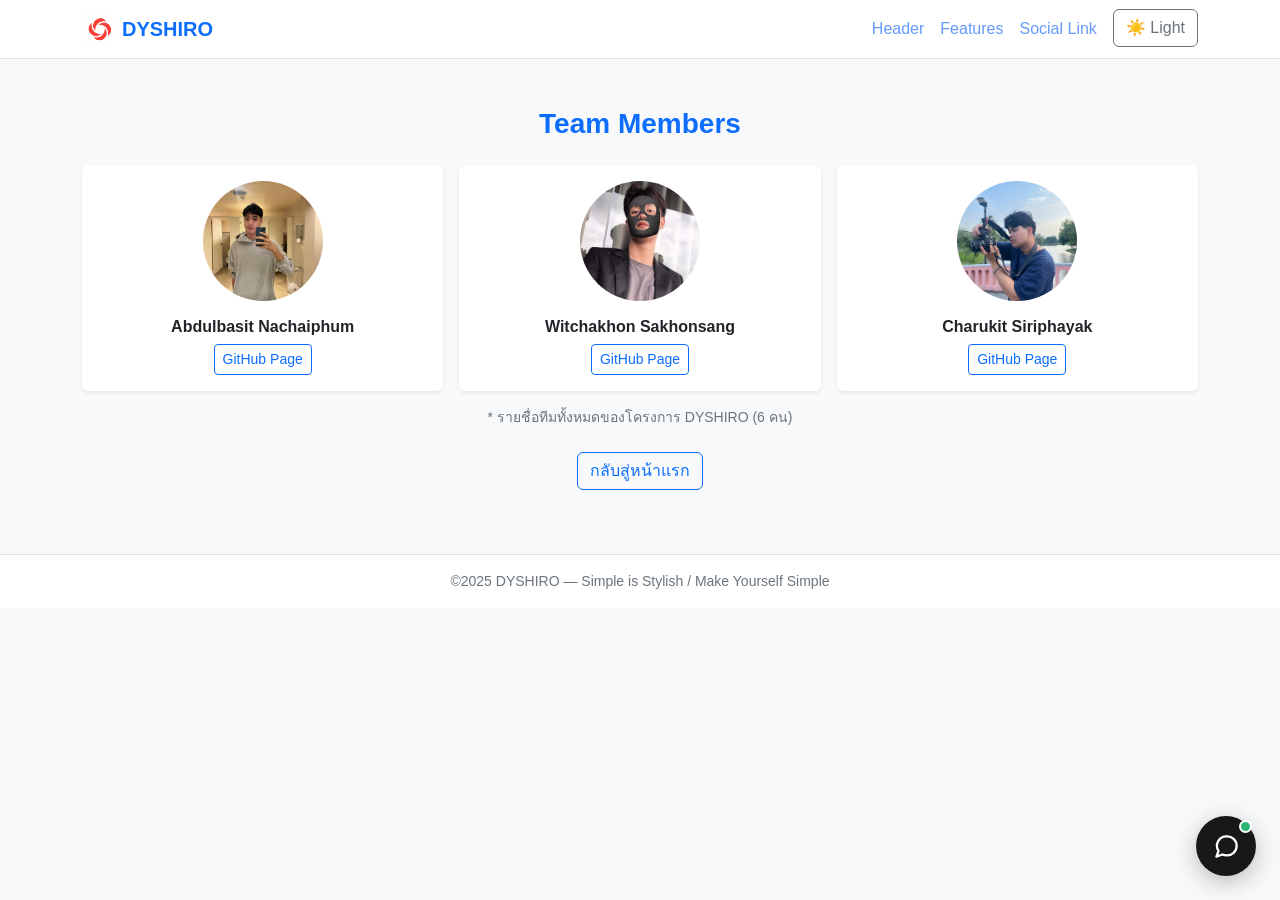
<file: project-group-main/Teammember.html>
<!doctype html>
<html lang="th">
  <head>
    <meta charset="utf-8" />
    <meta name="viewport" content="width=device-width, initial-scale=1" />
    <title>Team Member — DYSHIRO</title>
    <link href="https://cdn.jsdelivr.net/npm/bootstrap@5.3.3/dist/css/bootstrap.min.css" rel="stylesheet">
    <link rel="shortcut icon" href="LOGO.png" type="image/x-icon">
    <link rel="stylesheet" href="styles.css">

    <style>

      :root {
        --color-primary: #0d6efd;
        --color-text-main: #212529;
        --color-text-muted: #6c757d;
        --color-bg-body: #f8f9fa;
        --color-bg-card: #ffffff;
        --color-border: #dee2e6;
      }

      .dark-mode {
        --color-primary: #8cb4ff;
        --color-text-main: #ffffff;
        --color-text-muted: #ffffff;
        --color-bg-body: #414141;
        --color-bg-card: #2d2828;
        --color-border: #0080ff;
      }
      
      html { scroll-behavior: smooth; }
      
      body { 
        font-family:"Segoe UI", Arial, sans-serif; 
        background: var(--color-bg-body) !important; 
        color: var(--color-text-main) !important; 
      }
      .navbar-brand img { width:32px; height:32px; margin-right:.5rem; }
      
      h1,h3, .navbar-brand { 
        font-weight:700; 
        color: var(--color-primary) !important; 
      }

      .bg-white, .bg-light, .card, footer {
          background-color: var(--color-bg-card) !important;
          color: var(--color-text-main) !important;
      }
      .text-muted {
          color: var(--color-text-muted) !important;
      }
      .border-bottom, .border-top, .border {
          border-color: var(--color-border) !important;
      }

      .btn-outline-primary {
          border-color: var(--color-primary);
          color: var(--color-primary);
      }
      .btn-outline-primary:hover {
          background-color: var(--color-primary);
          color: var(--color-bg-card);
      }

      .member-pic { width:120px; height:120px; border-radius:50%; object-fit:cover; }
      .section-gap { padding:3rem 0; }
    </style>
  </head>
  <body>

    <nav class="navbar navbar-expand-lg bg-white border-bottom">
      <div class="container">
        <a class="navbar-brand d-flex align-items-center fw-bold" href="index.html">
          <img src="phoo.png" alt="Logo"> DYSHIRO
        </a>
        <button class="navbar-toggler" type="button" data-bs-toggle="collapse" data-bs-target="#menu">
          <span class="navbar-toggler-icon"></span>
        </button>
        <div id="menu" class="collapse navbar-collapse">
          <ul class="navbar-nav ms-auto">
            <li class="nav-item"><a class="nav-link" href="index.html#home"><HS class="Top">Header</HS></a></li>
            <li class="nav-item"><a class="nav-link" href="index.html#features"><HS class="Top">Features</HS></a></li>
            <li class="nav-item"><a class="nav-link" href="index.html#social"><HS class="Top">Social Link</HS></a></li>
            
            <li class="nav-item ms-lg-2">
              <button id="themeToggle" class="btn btn-outline-secondary mt-2 mt-lg-0">
                ☀️ Light
              </button>
            </li>
            
          </ul>
        </div>
      </div>
    </nav>

    <section class="section-gap">
      <div class="container">
        <h3 class="mb-4 text-center">Team Members</h3>

        <div class="row g-3 justify-content-center">
          <div class="col-12 col-md-6 col-lg-4">
            <div class="card h-100 text-center border-0 shadow-sm">
              <div class="card-body">
                <img src="AUDY.jpg" alt="Abdulbasit" class="member-pic mb-3">
                <h6 class="fw-bold mb-1">Abdulbasit Nachaiphum</h6>
                <div class="text-muted small mb-2"></div>
                <a class="btn btn-outline-primary btn-sm" href="" target="_blank">GitHub Page</a>
              </div>
            </div>
          </div>

          <div class="col-12 col-md-6 col-lg-4">
            <div class="card h-100 text-center border-0 shadow-sm">
              <div class="card-body">
                <img src="HS.jpg" alt="HSSD" class="member-pic mb-3">
                <h6 class="fw-bold mb-1">Witchakhon Sakhonsang</h6>
                <div class="text-muted small mb-2"></div>
                <a class="btn btn-outline-primary btn-sm" href="" target="_blank">GitHub Page</a>
              </div>
            </div>
          </div>

          <div class="col-12 col-md-6 col-lg-4">
            <div class="card h-100 text-center border-0 shadow-sm">
              <div class="card-body">
                <img src="tor.jpg" alt="Jrk" class="member-pic mb-3">
                <h6 class="fw-bold mb-1">Charukit Siriphayak</h6>
                <div class="text-muted small mb-2"></div>
                <a class="btn btn-outline-primary btn-sm" href="" target="_blank">GitHub Page</a>
              </div>
            </div>
          </div>
        </div>

        <div class="text-center small text-muted mt-3">
          * รายชื่อทีมทั้งหมดของโครงการ DYSHIRO (6 คน)
        </div>

        <p class="text-center mt-4">
          <a href="index.html" class="btn btn-outline-primary">กลับสู่หน้าแรก</a>
        </p>
      </div>
    </section>

    <footer class="py-3 bg-white border-top">
      <div class="container text-center">
        <p class="small text-muted mb-0">©2025 DYSHIRO — Simple is Stylish / Make Yourself Simple</p>
      </div>
    </footer>

    <script src="https://cdn.jsdelivr.net/npm/bootstrap@5.3.3/dist/js/bootstrap.bundle.min.js"></script>

    <script>
      const toggle = document.getElementById('themeToggle');
      const body = document.body;

      if (localStorage.getItem('theme') === 'dark') {
        body.classList.add('dark-mode');
        toggle.innerHTML = '🌙 Dark';
      }

      toggle.addEventListener('click', () => {
        if (body.classList.contains('dark-mode')) {
          body.classList.remove('dark-mode');
          localStorage.setItem('theme', 'light');
          toggle.innerHTML = '☀️ Light';
        } else {
          body.classList.add('dark-mode');
          localStorage.setItem('theme', 'dark');
          toggle.innerHTML = '🌙 Dark';
        }
      });
    </script>

    <script src="chat-widget.js"></script>
  </body>
</html>
</file>
<file: styles.css>
body {
    font-family: "Segoe UI", sans-serif;
    background-color: #f8f9fa;
    color: #212529;
  }

  .navbar-brand {
    font-weight: 700;
    color: #0d6efd;
  }

  h1, h2 {
    font-weight: 700;
    color: #0d6efd;
  }

  .btn-primary {
    background-color: #0d6efd;
    border: none;
  }

  .btn-primary:hover {
    opacity: 0.9;
  }

  .btn-outline-primary {
    border-color: #0d6efd;
    color: #0d6efd;
  }

  .btn-outline-primary:hover {
    background-color: #0d6efd;
    color: white;
  }

  .hero-section {
    padding: 5rem 0;
    background-color: #ffffff;
  }

  .Top {
    color: #659afc;
  }
</file>
<file: project-group-main/styles.css>
body {
    font-family: "Segoe UI", sans-serif;
    background-color: #f8f9fa;
    color: #212529;
  }

  .navbar-brand {
    font-weight: 700;
    color: #0d6efd;
  }

  h1, h2 {
    font-weight: 700;
    color: #0d6efd;
  }

  .btn-primary {
    background-color: #0d6efd;
    border: none;
  }

  .btn-primary:hover {
    opacity: 0.9;
  }

  .btn-outline-primary {
    border-color: #0d6efd;
    color: #0d6efd;
  }

  .btn-outline-primary:hover {
    background-color: #0d6efd;
    color: white;
  }

  .hero-section {
    padding: 5rem 0;
    background-color: #ffffff;
  }

  .Top {
    color: #659afc;
  }
</file>
